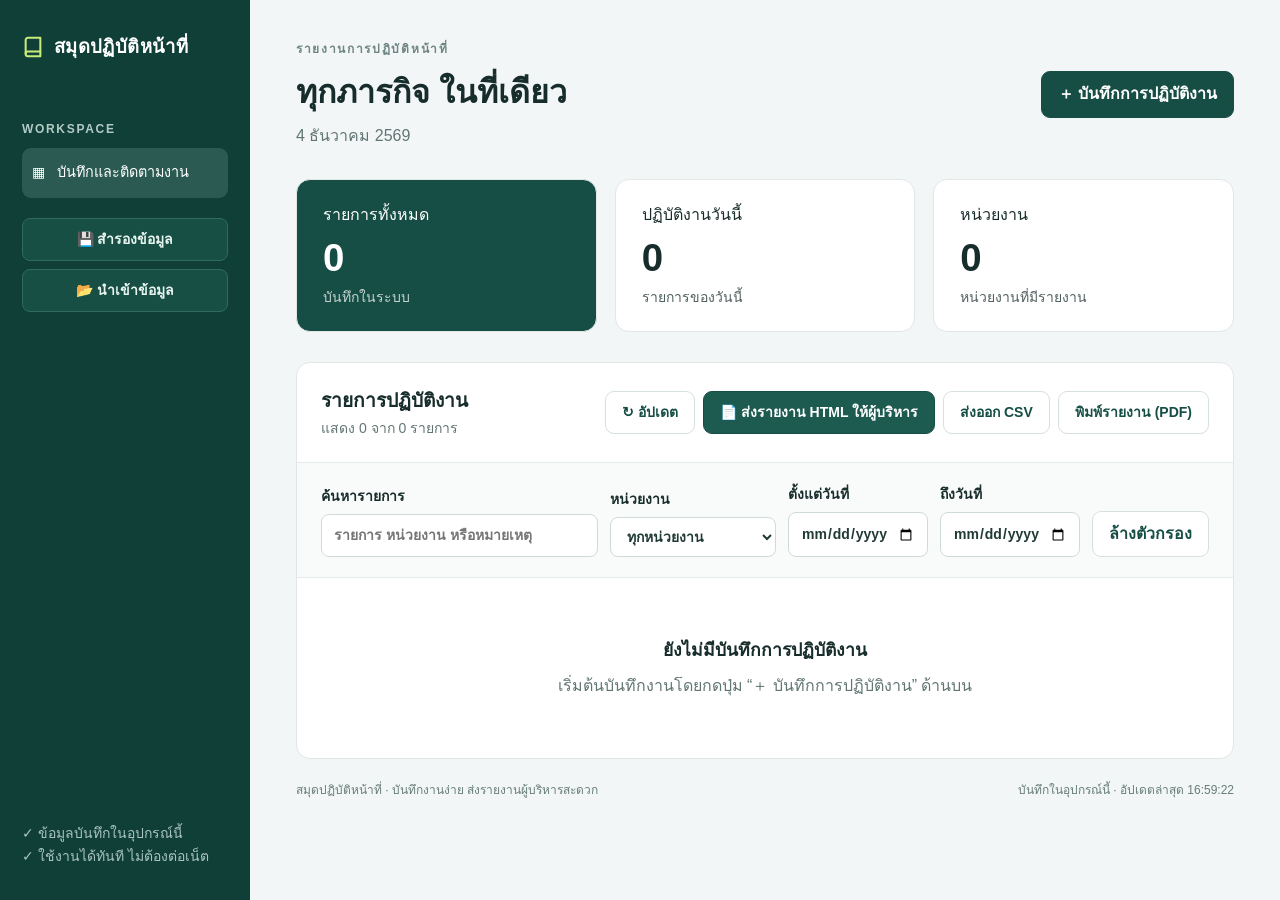
<file: index.html>
<!doctype html>
<html lang="th">
<head>
  <meta charset="utf-8">
  <meta name="viewport" content="width=device-width,initial-scale=1">
  <title>สมุดปฏิบัติหน้าที่ | รายงานการปฏิบัติงาน</title>
  <meta name="description" content="บันทึกการปฏิบัติหน้าที่ประจำวันและรายงานสำหรับผู้บริหาร">
  <link rel="icon" href="./favicon.svg">
  <link rel="stylesheet" href="./style.css">
  <script defer src="./app.js"></script>
</head>
<body>
  <!-- หน้าจอทำงานหลัก (เข้าใช้งานได้ทันที ไม่ต้องล็อกอิน) -->
  <div id="workspace">
    <aside>
      <div class="logo">
        <svg width="22" height="22" viewBox="0 0 24 24" fill="none" stroke="#c8ec79" stroke-width="2.2" stroke-linecap="round" stroke-linejoin="round">
          <path d="M4 19.5A2.5 2.5 0 0 1 6.5 17H20"/>
          <path d="M6.5 2H20v20H6.5A2.5 2.5 0 0 1 4 19.5v-15A2.5 2.5 0 0 1 6.5 2z"/>
        </svg>
        <span class="logo-title">สมุดปฏิบัติหน้าที่</span>
      </div>
      <p class="eyebrow">WORKSPACE</p>
      <div class="navactive">▦ &nbsp; บันทึกและติดตามงาน</div>

      <div class="aside-tools">
        <button type="button" id="backupBtn" class="btn-side" title="ดาวน์โหลดไฟล์สำรองข้อมูลพร้อมรูปภาพ">
          💾 สำรองข้อมูล
        </button>
        <label class="btn-side file-label" title="นำเข้าข้อมูลจากไฟล์สำรอง">
          📂 นำเข้าข้อมูล
          <input type="file" id="restoreFile" accept="application/json,.json" hidden>
        </label>
      </div>

      <div class="asidebottom">
        <p class="small muted" style="color:#a8c4bd">
          ✓ ข้อมูลบันทึกในอุปกรณ์นี้<br>
          ✓ ใช้งานได้ทันที ไม่ต้องต่อเน็ต
        </p>
      </div>
    </aside>

    <main>
      <header>
        <div>
          <p class="eyebrow">รายงานการปฏิบัติหน้าที่</p>
          <h1>ทุกภารกิจ ในที่เดียว</h1>
          <p class="muted" id="today"></p>
        </div>
        <button class="primary" id="newBtn">＋ บันทึกการปฏิบัติงาน</button>
      </header>

      <section class="stats">
        <article>
          <span>รายการทั้งหมด</span>
          <strong id="total">0</strong>
          <small>บันทึกในระบบ</small>
        </article>
        <article>
          <span>ปฏิบัติงานวันนี้</span>
          <strong id="todayCount">0</strong>
          <small>รายการของวันนี้</small>
        </article>
        <article>
          <span>หน่วยงาน</span>
          <strong id="unitsCount">0</strong>
          <small>หน่วยงานที่มีรายงาน</small>
        </article>
      </section>

      <section class="panel">
        <div class="sectionhead">
          <div>
            <h2>รายการปฏิบัติงาน</h2>
            <p class="muted" id="countLabel"></p>
          </div>
          <div class="actions">
            <button id="refresh">↻ อัปเดต</button>
            <button id="shareReport" class="primary" style="background:#1d5a4f" title="สร้างไฟล์รายงาน HTML พร้อมรูปภาพในตัว ส่งให้ผู้บริหารเปิดดูได้ทันที">📄 ส่งรายงาน HTML ให้ผู้บริหาร</button>
            <button id="export">ส่งออก CSV</button>
            <button id="print">พิมพ์รายงาน (PDF)</button>
          </div>
        </div>

        <div class="filters">
          <label>ค้นหารายการ
            <input id="search" placeholder="รายการ หน่วยงาน หรือหมายเหตุ">
          </label>
          <label>หน่วยงาน
            <select id="unitFilter">
              <option value="">ทุกหน่วยงาน</option>
            </select>
          </label>
          <label>ตั้งแต่วันที่
            <input id="from" type="date">
          </label>
          <label>ถึงวันที่
            <input id="to" type="date">
          </label>
          <button id="clear">ล้างตัวกรอง</button>
        </div>

        <div id="records"></div>
      </section>

      <footer>
        <span>สมุดปฏิบัติหน้าที่ · บันทึกงานง่าย ส่งรายงานผู้บริหารสะดวก</span>
        <span id="synced"></span>
      </footer>
    </main>
  </div>

  <!-- หน้าต่างบันทึก / แก้ไขข้อมูล -->
  <dialog id="editor">
    <form id="recordForm">
      <div class="sectionhead">
        <h2 id="editorTitle">บันทึกการปฏิบัติงาน</h2>
        <button type="button" data-close="editor" aria-label="ปิด">✕</button>
      </div>
      <input name="id" type="hidden">
      <div class="formgrid">
        <label>วัน / เดือน / ปี
          <input name="date" type="date" required>
        </label>
        <label>ชื่อหน่วยงาน
          <input name="unit" list="unitOptions" maxlength="200" required placeholder="เช่น ฝ่ายปฏิบัติการ">
          <datalist id="unitOptions"></datalist>
        </label>
      </div>
      <label>รายการปฏิบัติ
        <textarea name="activity" rows="4" maxlength="10000" required placeholder="รายละเอียดภารกิจและผลการปฏิบัติงาน"></textarea>
      </label>
      <label>หมายเหตุ
        <textarea name="note" rows="2" maxlength="10000" placeholder="ข้อมูลเพิ่มเติม (ถ้ามี)"></textarea>
      </label>
      <label class="upload">
        ＋ เพิ่มรูปภาพ
        <input id="photos" type="file" accept="image/jpeg,image/png,image/webp" multiple>
        <span class="muted small">สูงสุด 6 รูป · ย่อขนาดให้อัตโนมัติ · ถ่ายภาพจากมือถือหรือเลือกรูปจากเครื่อง</span>
      </label>
      <div id="previews" class="previews"></div>
      <div class="formfooter">
        <span class="muted small">วันที่และรายการปฏิบัติเป็นข้อมูลที่ต้องระบุ</span>
        <button id="save" class="primary" type="submit">บันทึกข้อมูล</button>
      </div>
    </form>
  </dialog>

  <!-- หน้าต่างดูรายละเอียด -->
  <dialog id="detail">
    <div class="sectionhead">
      <h2>รายละเอียดการปฏิบัติงาน</h2>
      <button data-close="detail" aria-label="ปิด">✕</button>
    </div>
    <div id="detailContent"></div>
  </dialog>

  <div id="toast" role="status" hidden></div>
</body>
</html>
</file>
<file: style.css>
:root{font-family:Tahoma,'Segoe UI',sans-serif;color:#172d2b;background:#f3f6f7;font-size:16px;line-height:1.65;--green:#164e45;--muted:#617573}*{box-sizing:border-box}body{margin:0}[hidden]{display:none!important}button,input,textarea,select{font:inherit}button{cursor:pointer;border:1px solid #d6e0df;background:white;color:var(--green);border-radius:9px;padding:9px 16px;font-weight:600}button:hover{background:#e8f1ed}button:disabled{opacity:.5;cursor:wait}button:focus-visible,input:focus-visible,textarea:focus-visible,select:focus-visible{outline:3px solid #68a998;outline-offset:2px}.primary{background:var(--green);color:white;border-color:var(--green)}.primary:hover{background:#236757}h1,h2,h3,p{margin:0}h1{font-size:2rem;line-height:1.5}h2{font-size:1.2rem}h3{font-size:1.05rem}.muted{color:var(--muted)}.small,small{font-size:.875rem}.eyebrow{font-size:.75rem;font-weight:700;letter-spacing:.14em;color:#6e8581;margin-bottom:8px}aside{position:fixed;inset:0 auto 0 0;width:250px;background:#103f38;color:white;padding:32px 22px;display:flex;flex-direction:column}.logo{display:flex;gap:10px;align-items:center;margin-bottom:58px}.brandmark{background:#c8ec79;color:#164e45;display:inline-grid;place-items:center;width:42px;height:42px;border-radius:12px;font-size:1.5rem;font-weight:bold;flex-shrink:0}aside .eyebrow{color:#b3cbc5}.navactive{background:#2a5a51;border-radius:9px;padding:13px 10px;font-size:.9rem}.asidebottom{margin-top:auto;display:grid;gap:10px;font-size:.875rem}.asidebottom button{background:transparent;color:#d2e3dc;border-color:#477269}main{margin-left:250px;padding:40px 46px;max-width:1700px}header{display:flex;justify-content:space-between;align-items:center;gap:20px;margin-bottom:30px}header .muted{margin-top:7px}.stats{display:grid;grid-template-columns:repeat(3,1fr);gap:18px;margin-bottom:30px}.stats article{background:white;border:1px solid #e0e7e5;border-radius:14px;padding:22px 26px;display:grid}.stats article:first-child{background:var(--green);color:white}.stats strong{font-size:2.4rem;font-weight:600;line-height:1.5}.stats small{opacity:.75}.panel{background:white;border:1px solid #e0e7e5;border-radius:14px;overflow:hidden}.sectionhead{display:flex;justify-content:space-between;gap:16px;align-items:center;padding:22px 24px}.sectionhead p{font-size:.875rem}.actions{display:flex;gap:8px;flex-wrap:wrap}.actions button{font-size:.875rem}.filters{padding:20px 24px;background:#f9fbfa;border-block:1px solid #e6ece9;display:grid;grid-template-columns:2fr 1.2fr 1fr 1fr auto;align-items:end;gap:12px}label{display:grid;gap:6px;font-size:.875rem;font-weight:600}input,textarea,select{width:100%;min-width:0;border:1px solid #cfdbd7;border-radius:8px;padding:10px 12px;background:white;color:#203a35;line-height:1.5}textarea{resize:vertical}input[type=date]{min-width:140px}.record{padding:24px;border-bottom:1px solid #e7ece9;display:grid;grid-template-columns:76px 1fr auto;gap:20px}.datebox{background:#f0f5f2;border-radius:10px;text-align:center;padding:10px 5px;align-self:start;color:var(--green);font-size:.875rem}.datebox strong{font-size:1.5rem;display:block}.badge{font-size:.75rem;background:#e9f3ec;color:#32684e;padding:4px 9px;border-radius:6px;display:inline-block;margin-bottom:8px}.record h3{white-space:pre-wrap;overflow-wrap:anywhere}.record .note{font-size:.875rem;margin-top:5px;overflow-wrap:anywhere;white-space:pre-wrap}.record .meta{font-size:.75rem;color:#74847e;margin-top:12px}.record .actions{align-self:center}.empty{text-align:center;padding:58px 20px}.empty strong{display:block;font-size:1.1rem;margin-bottom:8px}footer{font-size:.75rem;color:#667d75;display:flex;justify-content:space-between;margin-top:22px;gap:15px}.login{max-width:430px;margin:7vh auto;background:white;border:1px solid #e0e7e5;border-radius:20px;padding:36px;box-shadow:0 18px 70px #183c3510}.login .brandmark{margin-bottom:20px}.login h1{font-size:1.7rem}.login form{display:grid;gap:18px;margin:28px 0}.login .small{text-align:center}dialog{border:0;border-radius:16px;padding:24px;width:min(720px,94vw);max-height:90dvh;color:#172d2b;box-shadow:0 25px 100px #0b302655}dialog::backdrop{background:#0b292c88;backdrop-filter:blur(3px)}dialog .sectionhead{padding:0 0 20px}dialog label{margin-bottom:16px}.formgrid{display:grid;grid-template-columns:1fr 1fr;gap:16px}.upload{padding:20px;border:1px dashed #77a18b;border-radius:10px;background:#f7fbf6}.upload input{padding:6px;font-size:.875rem}.previews{display:flex;flex-wrap:wrap;gap:12px}.preview{position:relative}.preview img{width:100px;height:90px;object-fit:cover;border-radius:8px}.preview button{position:absolute;right:3px;top:3px;padding:0 6px}.formfooter{display:flex;align-items:center;justify-content:space-between;gap:16px;margin-top:22px}.detailtext{white-space:pre-wrap;overflow-wrap:anywhere;margin:16px 0}.gallery img{width:100%;border-radius:10px;display:block;margin-top:12px}#toast{position:fixed;bottom:24px;left:50%;transform:translateX(-50%);background:#163f36;color:white;border-radius:10px;padding:14px 24px;box-shadow:0 4px 30px #1234;z-index:100;width:max-content;max-width:92vw}body:has(dialog[open]){overflow:hidden}@media(max-width:1200px){aside{width:215px;padding:26px 16px}main{margin-left:215px;padding:28px 24px}.filters{grid-template-columns:1fr 1fr}.filters label:first-child{grid-column:1/-1}.record{grid-template-columns:65px 1fr}.record .actions{grid-column:2}.sectionhead{align-items:flex-start;flex-wrap:wrap}}@media(max-width:700px){aside{position:static;width:auto;padding:14px 18px;display:block}.logo{margin:0}.logo .brandmark{width:32px;height:32px;font-size:1.2rem}aside>.eyebrow,.navactive{display:none}.asidebottom{display:flex;align-items:center;flex-wrap:wrap;margin-top:14px;gap:8px}.asidebottom p{margin-right:auto}.asidebottom button{font-size:.75rem;padding:5px 8px}main{margin:0;padding:24px 16px}header{align-items:stretch;flex-direction:column;gap:16px}h1{font-size:1.6rem}.stats{gap:8px;margin-bottom:20px}.stats article{padding:13px 10px;border-radius:10px}.stats span{font-size:.75rem}.stats strong{font-size:1.8rem}.stats small{font-size:.75rem}.sectionhead,.filters{padding:18px 16px}.filters{gap:10px}.filters label:nth-child(2){grid-column:1/-1}.filters button{grid-column:1/-1}.record{padding:18px 16px;gap:12px;grid-template-columns:55px minmax(0,1fr)}.record .actions button{padding:7px 11px}.formgrid{grid-template-columns:1fr;gap:0}.formfooter{align-items:stretch;flex-direction:column}dialog{padding:20px}.login{margin:5vh 16px;max-width:none}footer{flex-direction:column;gap:3px}}@media print{aside,header button,.filters,.actions,footer,dialog,#toast{display:none!important}main{margin:0;padding:0}.stats{margin-bottom:15px}.panel{border:0}.record{break-inside:avoid}body{background:white}}
.cloud-indicator{display:flex;align-items:center;gap:8px;padding:8px 12px;background:#eef6f3;border:1px solid #cce2d9;border-radius:8px;font-size:.8125rem;margin-bottom:18px;color:#1d463d}
.cloud-badge{display:flex;align-items:center;gap:8px;padding:8px 12px;background:#184b42;border:1px solid #2a665b;border-radius:8px;font-size:.8125rem;margin:16px 0;color:#cde5de}
.status-dot{width:8px;height:8px;border-radius:50%;background:#8b9d99;display:inline-block;flex-shrink:0}
.status-dot.active{background:#2ecc71;box-shadow:0 0 6px #2ecc71aa}
.status-dot.warn{background:#f39c12}
.btn-text{background:transparent;border:0;color:var(--green);font-size:.8125rem;padding:0;cursor:pointer;text-decoration:underline;margin-left:auto}
.btn-icon{background:transparent;border:0;color:#cde5de;font-size:1rem;padding:0 4px;cursor:pointer;margin-left:auto;line-height:1}
.btn-icon:hover{color:white}
.test-result{padding:10px 14px;border-radius:8px;font-size:.875rem;margin-top:12px}
.test-result.success{background:#eaf7ee;color:#1e7e34;border:1px solid #c3e6cb}
.test-result.error{background:#fdf0ed;color:#b23b3b;border:1px solid #f5c6cb}
.logo-title{font-size:1.15rem;font-weight:700;letter-spacing:.02em;color:white}
.aside-tools{margin-top:20px;display:grid;gap:8px}
.btn-side{display:inline-flex;align-items:center;justify-content:center;background:#184f45;color:#e8f4f0;border:1px solid #2f6b5f;border-radius:8px;padding:9px 12px;font-size:.875rem;cursor:pointer;font-weight:600;text-decoration:none;box-sizing:border-box;width:100%}
.btn-side:hover{background:#23695d;color:white}
.file-label{margin:0;cursor:pointer}
</file>
